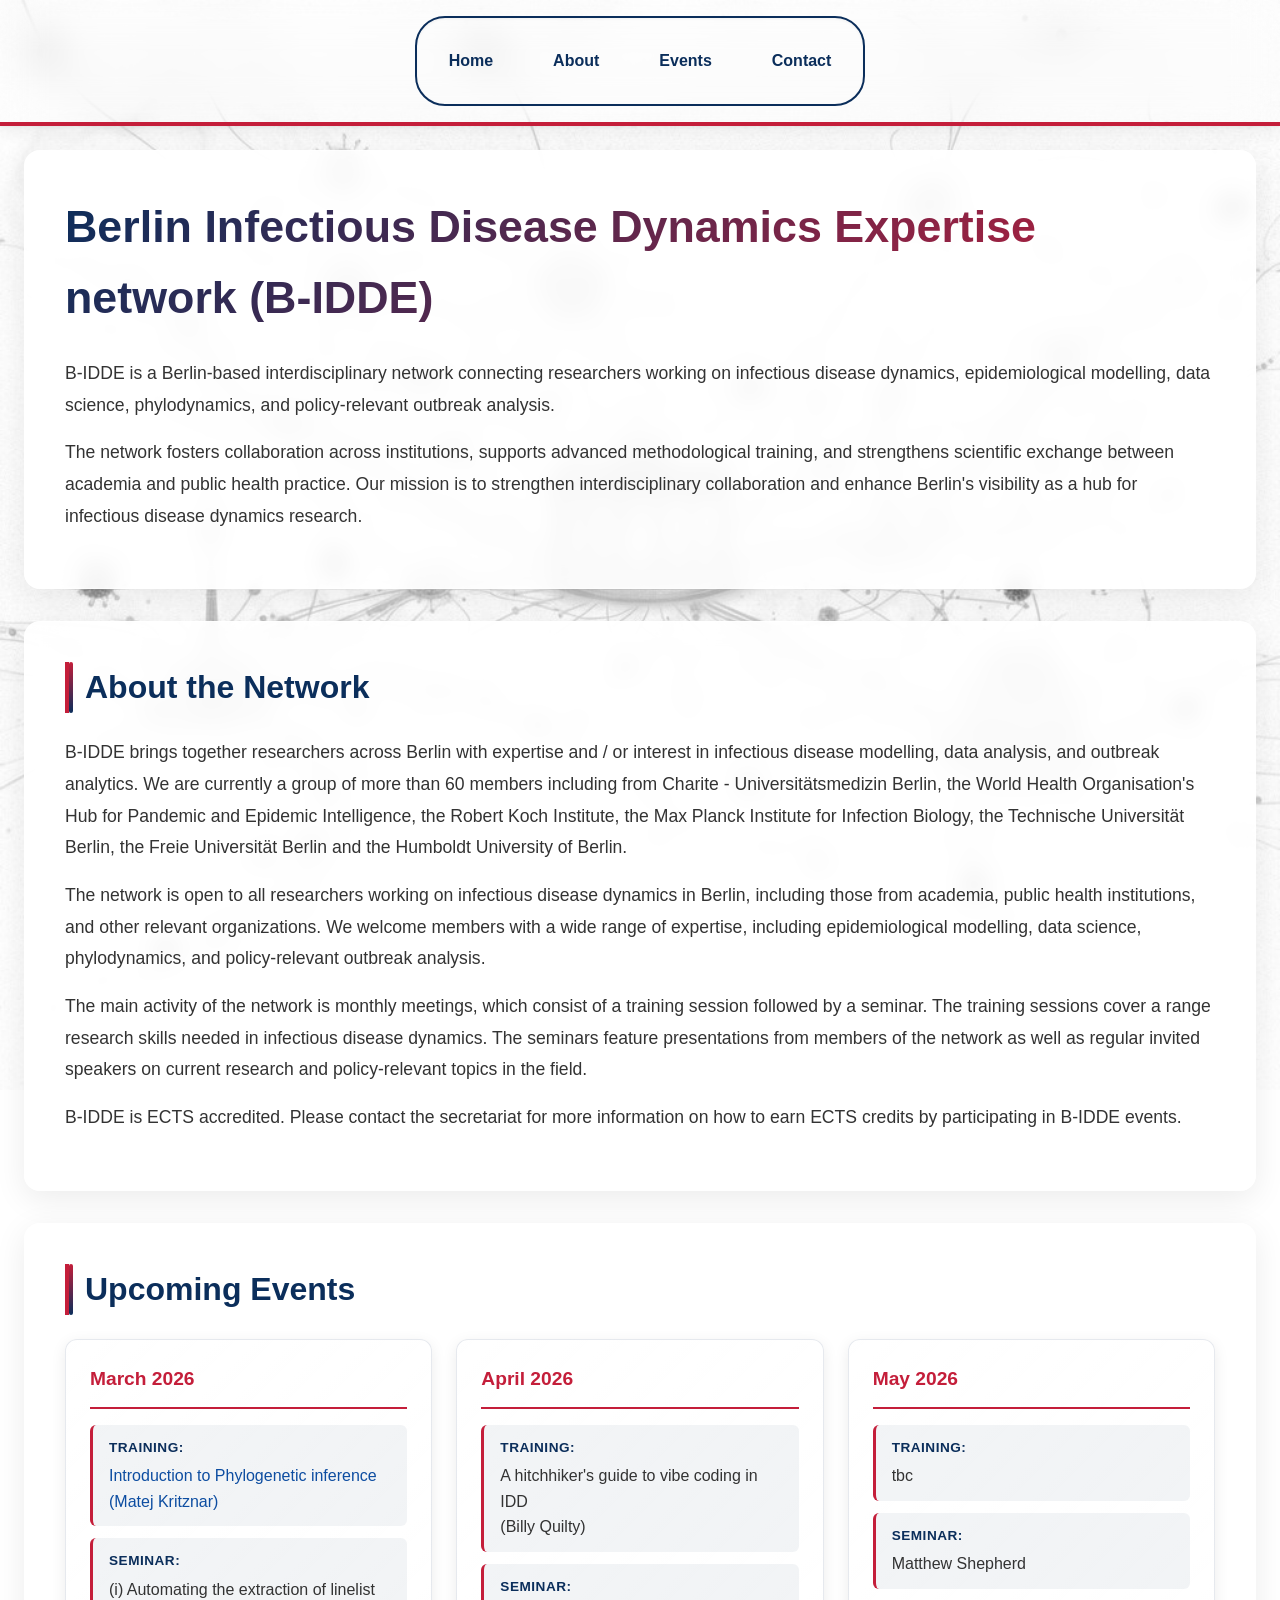
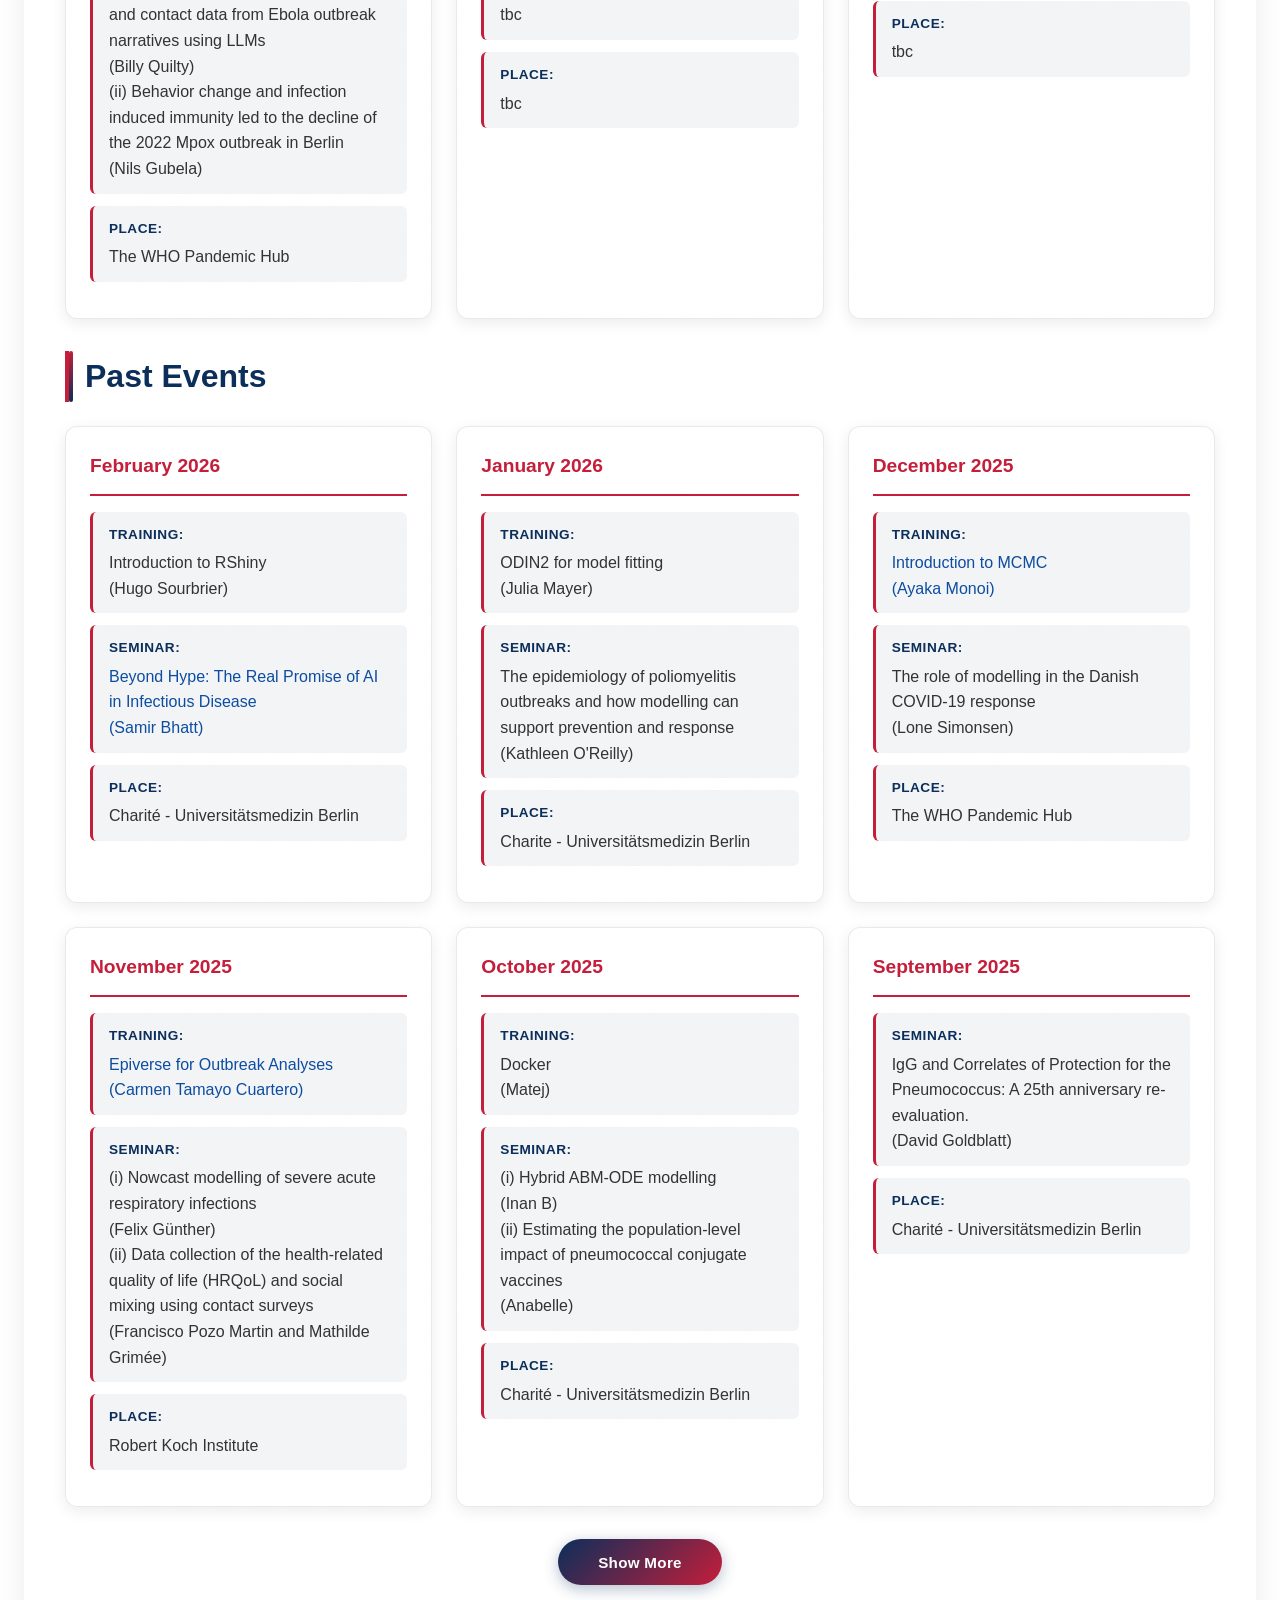
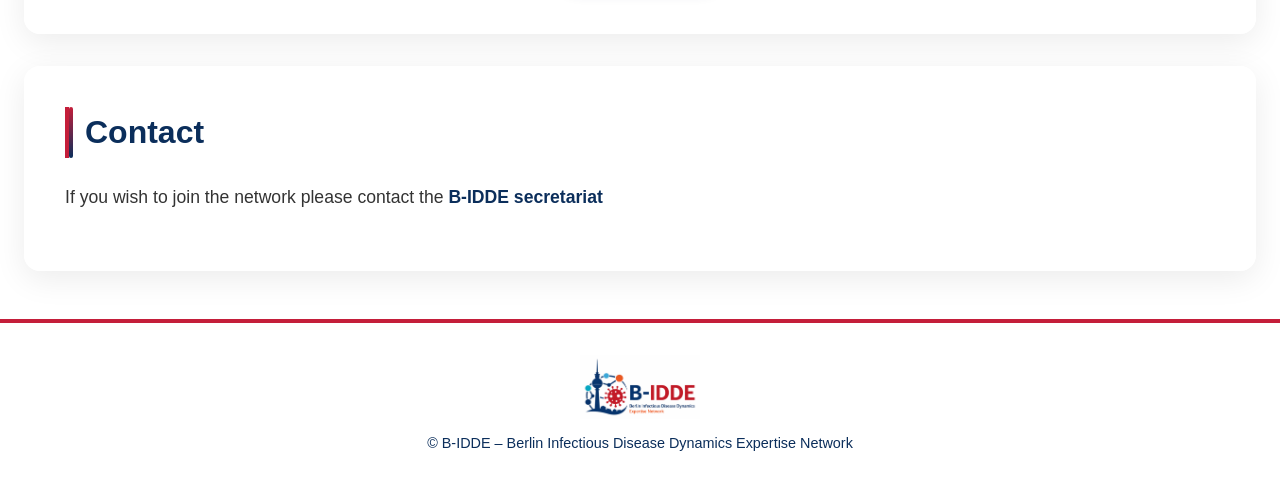
<file: index.html>
<!DOCTYPE html>
<html lang="en">

<head>
  <meta charset="UTF-8">
  <meta name="viewport" content="width=device-width, initial-scale=1.0">
  <meta name="description"
    content="B-IDDE is a Berlin-based interdisciplinary network connecting researchers working on infectious disease dynamics, epidemiological modelling, data science, and outbreak analysis.">
  <title>B-IDDE</title>
  <link rel="icon" type="image/jpeg" href="Pics/Favicon.png">
  <link rel="stylesheet" href="styles.css">
</head>

<body>
  <header>
    <nav>
      <a href="#home">Home</a>
      <a href="#about">About</a>
      <a href="#events">Events</a>
      <a href="#contact">Contact</a>
    </nav>
  </header>
  <main>

    <section id="home" class="section">
      <h1>Berlin Infectious Disease Dynamics Expertise network (B-IDDE)</h1>

      <p>
        B-IDDE is a Berlin-based interdisciplinary network connecting researchers working on infectious disease
        dynamics, epidemiological modelling, data science, phylodynamics, and policy-relevant outbreak analysis.
      </p>

      <p>
        The network fosters collaboration across institutions, supports advanced methodological training, and
        strengthens scientific exchange between academia and public health practice. Our mission is to strengthen
        interdisciplinary collaboration and enhance Berlin's visibility as a hub for infectious disease dynamics
        research.
      </p>
    </section>

    <section id="about" class="section">
      <h2>About the Network</h2>
      <p>
        B-IDDE brings together researchers across Berlin with expertise and / or interest in infectious disease
        modelling, data analysis, and outbreak analytics. We are currently a group of more than 60 members including
        from Charite - Universitätsmedizin Berlin, the World Health Organisation's Hub for Pandemic and Epidemic
        Intelligence, the Robert Koch Institute, the Max Planck Institute for Infection Biology, the Technische
        Universität Berlin, the Freie Universität Berlin and the Humboldt University of Berlin.
      </p>
      <p>
        The network is open to all researchers working on infectious disease dynamics in Berlin, including those from
        academia, public health institutions, and other relevant organizations. We welcome members with a wide range of
        expertise, including epidemiological modelling, data science, phylodynamics, and policy-relevant outbreak
        analysis.
      </p>
      <p>
        The main activity of the network is monthly meetings, which consist of a training session followed by a seminar.
        The training sessions cover a range research skills needed in infectious disease dynamics. The seminars feature
        presentations from members of the network as well as regular invited speakers on current research and
        policy-relevant topics in the field.
      </p>
      <p>
        B-IDDE is ECTS accredited. Please contact the secretariat for more information on how to earn ECTS credits by
        participating in B-IDDE events.
      </p>
    </section>

    <section id="events" class="section">
      <h2>Upcoming Events</h2>

      <div class="events-grid">

        <div class="event-card">
          <div class="event-date">March 2026</div>
          <div class="event-content">
            <a href="https://github.com/ccgh-idd/Phylogenetics-Workshop" target="_blank" rel="noopener noreferrer"
              class="event-section-link">
              <div class="event-section">
                <strong>Training:</strong>
                <p>Introduction to Phylogenetic inference <br>(Matej Kritznar)</p>
              </div>
            </a>
            <div class="event-section">
              <strong>Seminar:</strong>
              <p>(i) Automating the extraction of linelist and contact data from Ebola outbreak narratives using LLMs
                <br>(Billy Quilty)
              </p>
              <p>(ii) Behavior change and infection induced immunity led to the decline of the 2022 Mpox outbreak in
                Berlin <br>(Nils Gubela)</p>
            </div>
            <div class="event-section">
              <strong>Place:</strong>
              <p>The WHO Pandemic Hub</p>
            </div>
          </div>
        </div>

        <div class="event-card">
          <div class="event-date">April 2026</div>
          <div class="event-content">
            <div class="event-section">
              <strong>Training:</strong>
              <p>A hitchhiker's guide to vibe coding in IDD <br>(Billy Quilty)</p>
            </div>
            <div class="event-section">
              <strong>Seminar:</strong>
              <p>tbc</p>
            </div>
            <div class="event-section">
              <strong>Place:</strong>
              <p>tbc</p>
            </div>
          </div>
        </div>

        <div class="event-card">
          <div class="event-date">May 2026</div>
          <div class="event-content">
            <div class="event-section">
              <strong>Training:</strong>
              <p>tbc</p>
            </div>
            <div class="event-section">
              <strong>Seminar:</strong>
              <p>Matthew Shepherd</p>
            </div>
            <div class="event-section">
              <strong>Place:</strong>
              <p>tbc</p>
            </div>
          </div>
        </div>

      </div>

      <h2>Past Events</h2>

      <div class="events-grid">

        <div class="event-card">
          <div class="event-date">February 2026</div>
          <div class="event-content">
            <div class="event-section">
              <strong>Training:</strong>
              <p>Introduction to RShiny <br>(Hugo Sourbrier)</p>
            </div>
            <a href="https://www.nature.com/articles/s41586-024-08564-w" target="_blank" rel="noopener noreferrer"
              class="event-section-link">
              <div class="event-section">
                <strong>Seminar:</strong>
                <p>Beyond Hype: The Real Promise of AI in Infectious Disease <br>(Samir Bhatt)</p>
              </div>
            </a>
            <div class="event-section">
              <strong>Place:</strong>
              <p>Charité - Universitätsmedizin Berlin</p>
            </div>
          </div>
        </div>

        <div class="event-card">
          <div class="event-date">January 2026</div>
          <div class="event-content">
            <div class="event-section">
              <strong>Training:</strong>
              <p>ODIN2 for model fitting <br>(Julia Mayer)</p>
            </div>
            <div class="event-section">
              <strong>Seminar:</strong>
              <p>The epidemiology of poliomyelitis outbreaks and how modelling can support prevention and response <br>
                (Kathleen O'Reilly)</p>
            </div>
            <div class="event-section">
              <strong>Place:</strong>
              <p>Charite - Universitätsmedizin Berlin</p>
            </div>
          </div>
        </div>

        <div class="event-card">
          <div class="event-date">December 2025</div>
          <div class="event-content">
            <a href="https://github.com/ccgh-idd/bayesintro" target="_blank" rel="noopener noreferrer"
              class="event-section-link">
              <div class="event-section">
                <strong>Training:</strong>
                <p>Introduction to MCMC <br>(Ayaka Monoi)</p>
              </div>
            </a>
            <div class="event-section">
              <strong>Seminar:</strong>
              <p>The role of modelling in the Danish COVID-19 response <br> (Lone Simonsen)</p>
            </div>
            <div class="event-section">
              <strong>Place:</strong>
              <p>The WHO Pandemic Hub</p>
            </div>
          </div>
        </div>

        <div class="event-card">
          <div class="event-date">November 2025</div>
          <div class="event-content">
            <a href="https://epiverse-trace.github.io/learn.html" target="_blank" rel="noopener noreferrer"
              class="event-section-link">
              <div class="event-section">
                <strong>Training:</strong>
                <p>Epiverse for Outbreak Analyses <br>(Carmen Tamayo Cuartero)</p>
              </div>
            </a>
            <div class="event-section">
              <strong>Seminar:</strong>
              <p>(i) Nowcast modelling of severe acute respiratory infections <br>(Felix Günther)</p>
              <p>(ii) Data collection of the health-related quality of life (HRQoL) and social mixing using contact
                surveys <br>(Francisco Pozo Martin and Mathilde Grimée)</p>
            </div>
            <div class="event-section">
              <strong>Place:</strong>
              <p>Robert Koch Institute</p>
            </div>
          </div>
        </div>

        <div class="event-card">
          <div class="event-date">October 2025</div>
          <div class="event-content">
            <div class="event-section">
              <strong>Training:</strong>
              <p>Docker <br>(Matej)</p>
            </div>
            <div class="event-section">
              <strong>Seminar:</strong>
              <p>(i) Hybrid ABM-ODE modelling <br>(Inan B)</p>
              <p>(ii) Estimating the population-level impact of pneumococcal conjugate vaccines <br>(Anabelle)</p>
            </div>
            <div class="event-section">
              <strong>Place:</strong>
              <p>Charité - Universitätsmedizin Berlin</p>
            </div>
          </div>
        </div>

        <div class="event-card">
          <div class="event-date">September 2025</div>
          <div class="event-content">
            <div class="event-section">
              <strong>Seminar:</strong>
              <p>IgG and Correlates of Protection for the Pneumococcus: A 25th anniversary re-evaluation. <br>(David
                Goldblatt)</p>
            </div>
            <div class="event-section">
              <strong>Place:</strong>
              <p>Charité - Universitätsmedizin Berlin</p>
            </div>
          </div>
        </div>

        <div class="event-card older-event hidden">
          <div class="event-date">July 2025</div>
          <div class="event-content">
            <div class="event-section">
              <strong>Seminar:</strong>
              <p>(i) Reconstructing in-host kinetics in response to (COVID) vaccination <br>(David H)</p>
              <p>(ii) Who infects infants with Pertussis, a transfer entropy approach. <br>(Michael B)</p>
            </div>
          </div>
        </div>

        <div class="event-card older-event hidden">
          <div class="event-date">June 2025</div>
          <div class="event-content">
            <div class="event-section">
              <strong>Seminar:</strong>
              <p>Immune boosting and the perils of interpreting pertussis seroprevalence studies <br>(Matthieu)</p>
            </div>
          </div>
        </div>

        <div class="event-card older-event hidden">
          <div class="event-date">April 2025</div>
          <div class="event-content">
            <div class="event-section">
              <strong>Other:</strong>
              <p>MONID conference<br>ODIN training</p>
            </div>
            <div class="event-section">
              <strong>Seminar:</strong>
              <p>(i) optimal RSV vaccination strategies in Japan <br>(Ayaka Monoi)</p>
              <p>(ii) EPI -parameter community and our grEPI project <br>(Chloe Rice)</p>
            </div>
            <div class="event-section">
              <strong>Place:</strong>
              <p>WHO Hub</p>
            </div>
          </div>
        </div>

        <div class="event-card older-event hidden">
          <div class="event-date">February 2025</div>
          <div class="event-content">
            <div class="event-section">
              <strong>Topic:</strong>
              <p>using LLMs in research</p>
            </div>
            <div class="event-section">
              <strong>Seminar:</strong>
              <p>(i) accessing models via APIs in R, python, or through specialised LLM GUIs <br>(Billy)</p>
              <p>(ii) using github copilot for RStudio <br>(Stefan)</p>
              <p>(iii) DeepSeek und a workflow example <br>(Kaige)</p>
            </div>
          </div>
        </div>
        <div class="event-card older-event hidden">
          <div class="event-date">December 2024</div>
          <div class="event-content">
            <div class="event-section">
              <strong>Seminar:</strong>
              <p>Charite on outbreaks response <br>(Billy and Hugo)</p>
            </div>
          </div>
        </div>

        <div class="event-card older-event hidden">
          <div class="event-date">November 2024</div>
          <div class="event-content">
            <div class="event-section">
              <strong>Seminar:</strong>
              <p>(i) Malaria modelling needs/ideas <br>(Welmoed)</p>
              <p>(ii) Arbovirus modelling overview <br>(Carlos & Anna)</p>
            </div>
          </div>
        </div>

        <div class="event-card older-event hidden">
          <div class="event-date">October 2024</div>
          <div class="event-content">
            <div class="event-section">
              <strong>Seminar:</strong>
              <p>Inaugural to discuss format</p>
            </div>
          </div>
        </div>
      </div>

      <div class="show-more-btn-container">
        <button id="show-more-past-events" class="show-more-btn">Show More</button>
      </div>

    </section>

    <section id="contact" class="section">
      <h2>Contact</h2>
      <p>If you wish to join the network please contact the <a href="mailto:stefan.flasche@charite.de">B-IDDE
          secretariat</a></p>
    </section>

  </main>
  <footer>
    <div class="footer-logo-wrap">
      <img src="Pics/logo.png" alt="B-IDDE logo" class="footer-logo">
    </div>
    <div>© B-IDDE – Berlin Infectious Disease Dynamics Expertise Network</div>
  </footer>

  <script>
    document.addEventListener("DOMContentLoaded", function () {
      const showMoreBtn = document.getElementById("show-more-past-events");
      const olderEvents = document.querySelectorAll(".older-event");

      if (showMoreBtn) {
        showMoreBtn.addEventListener("click", function () {
          const isHidden = olderEvents[0].classList.contains("hidden");

          if (isHidden) {
            olderEvents.forEach(event => event.classList.remove("hidden"));
            showMoreBtn.innerText = "Show Less";
          } else {
            olderEvents.forEach(event => event.classList.add("hidden"));
            showMoreBtn.innerText = "Show More";
          }
        });
      }
    });
  </script>
</body>

</html>
</file>
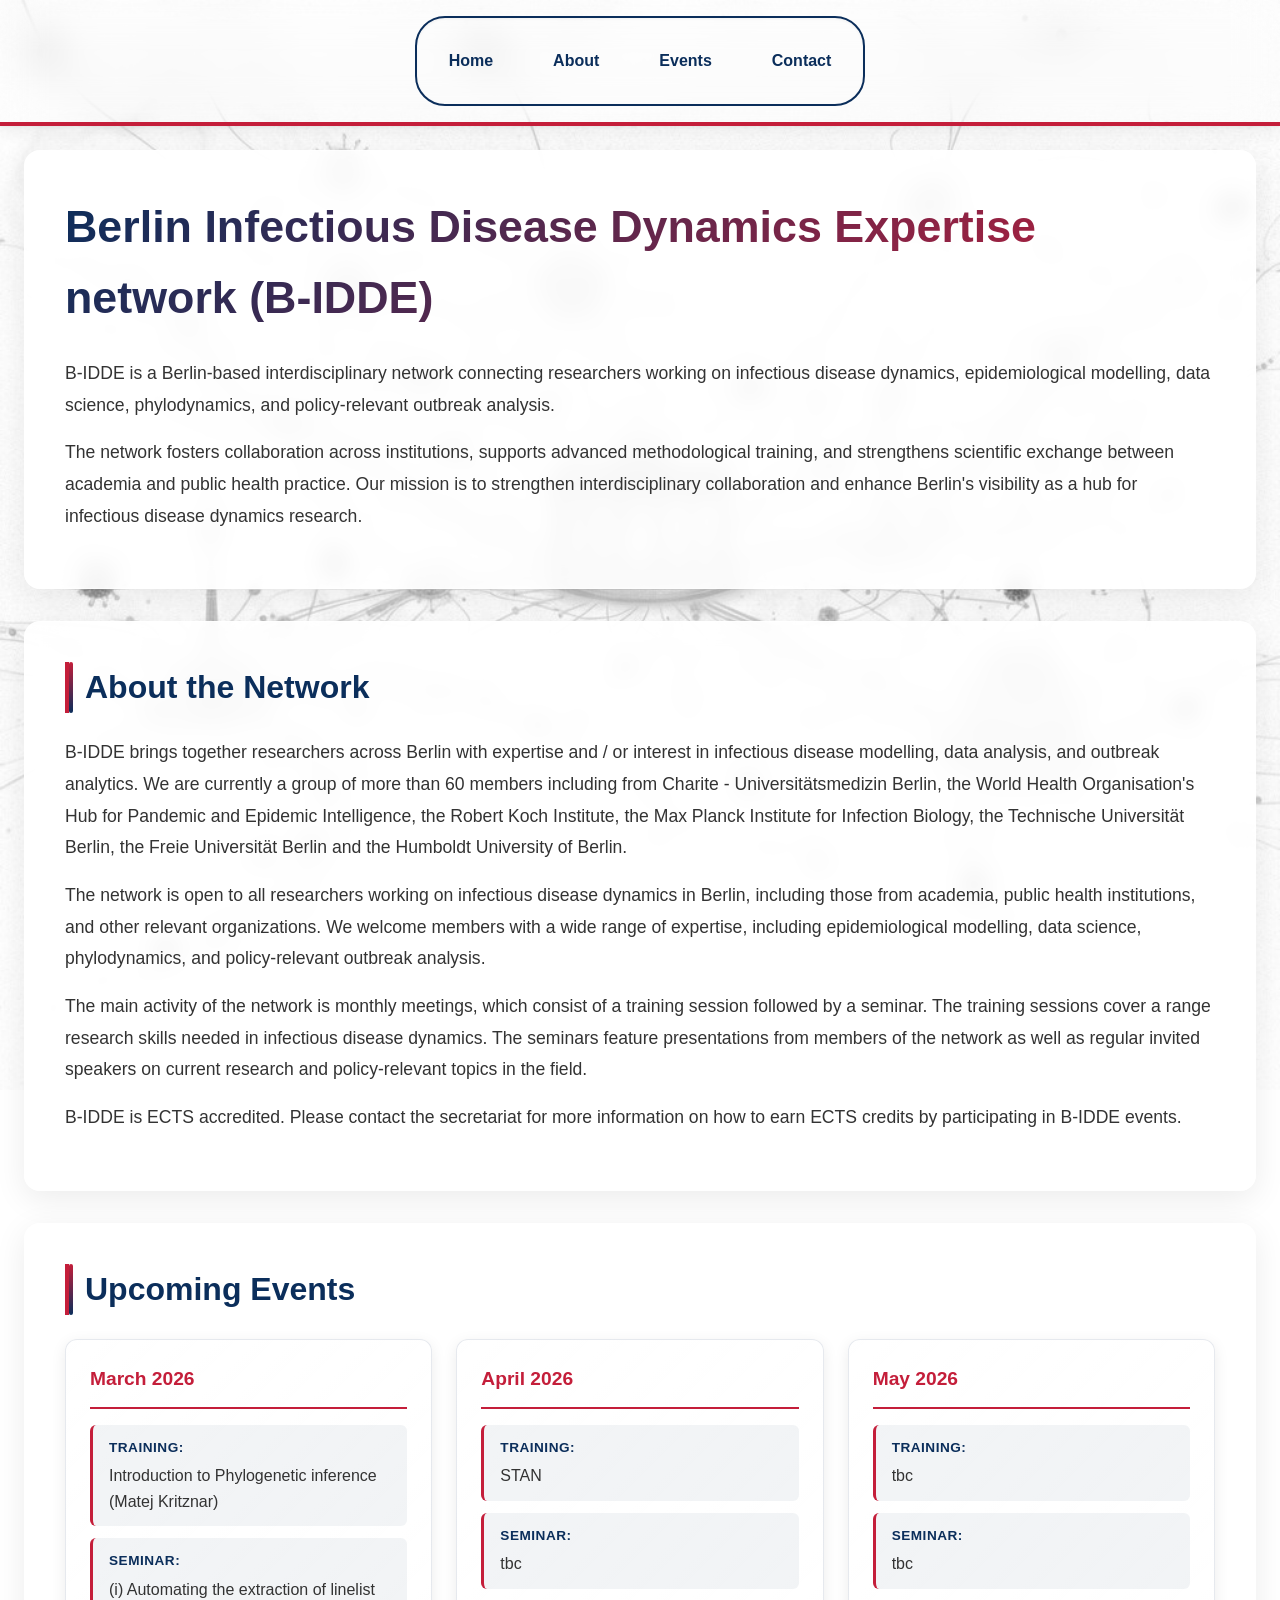
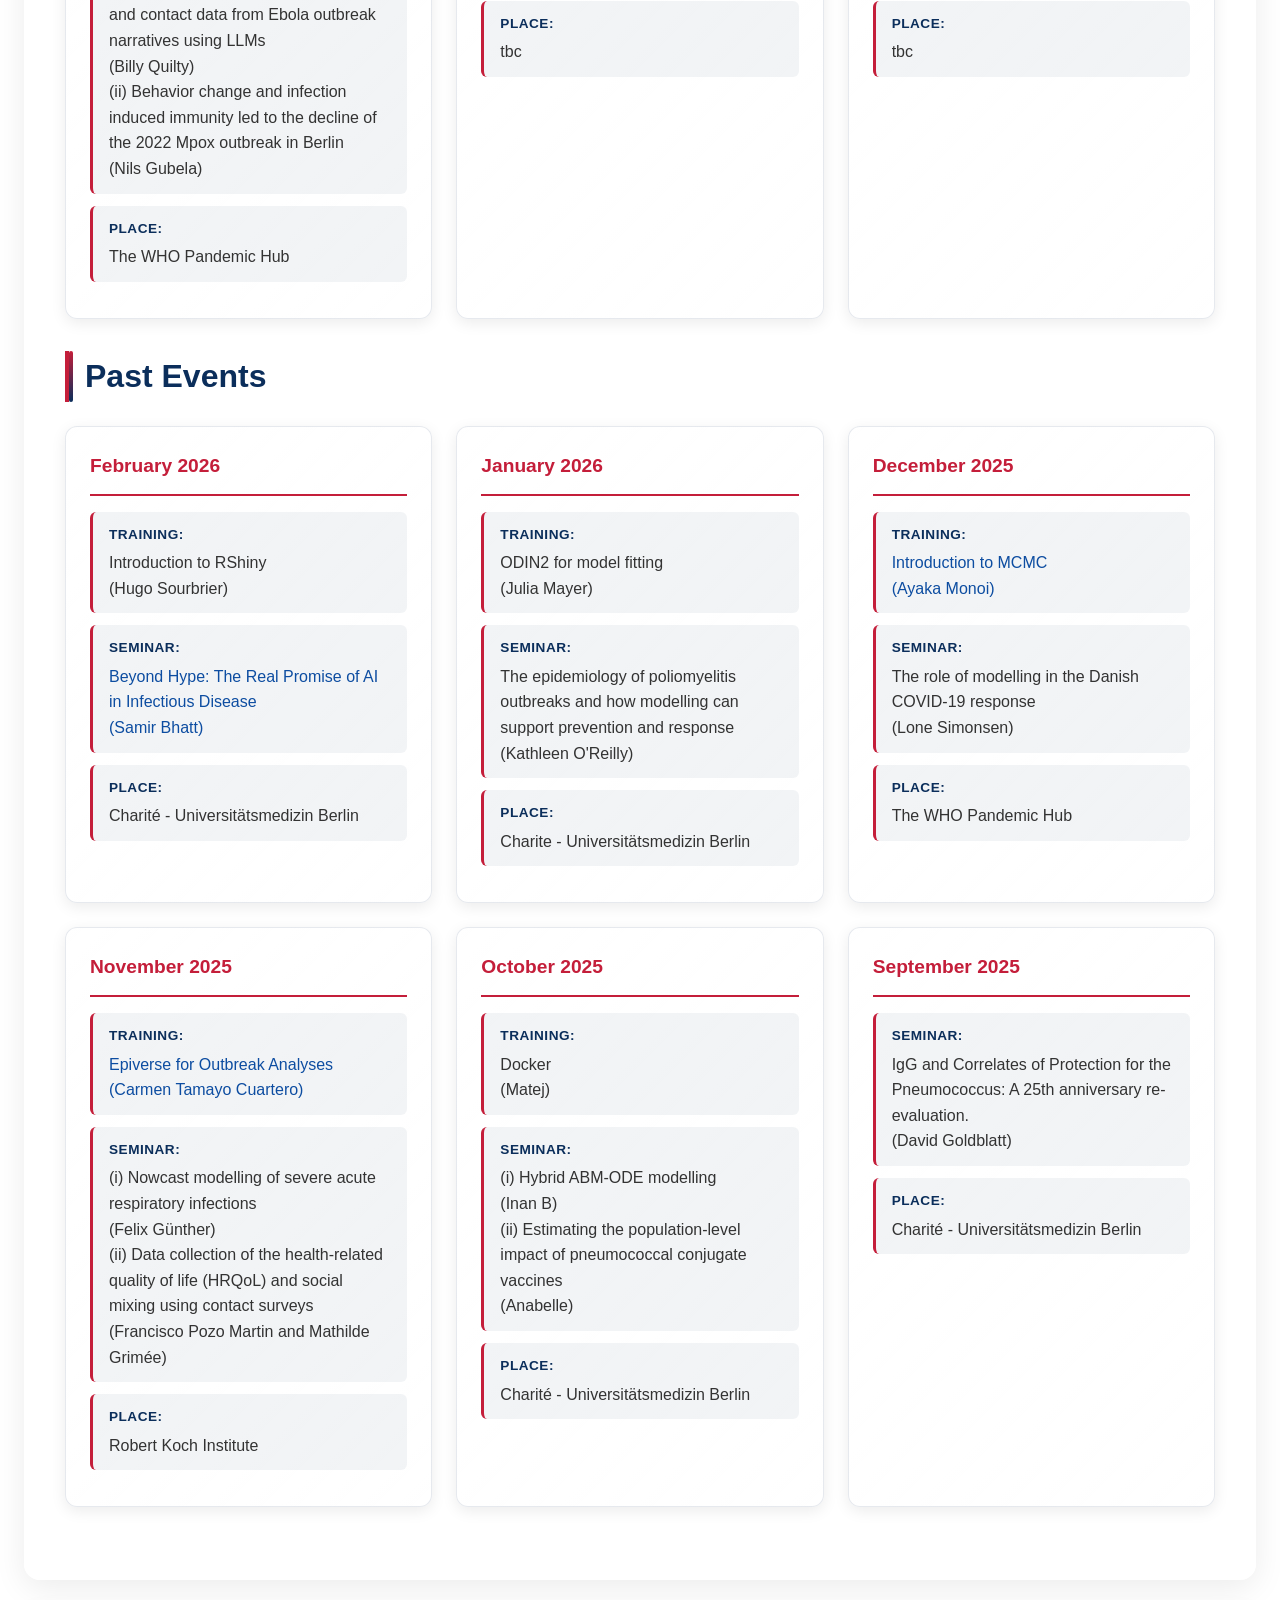
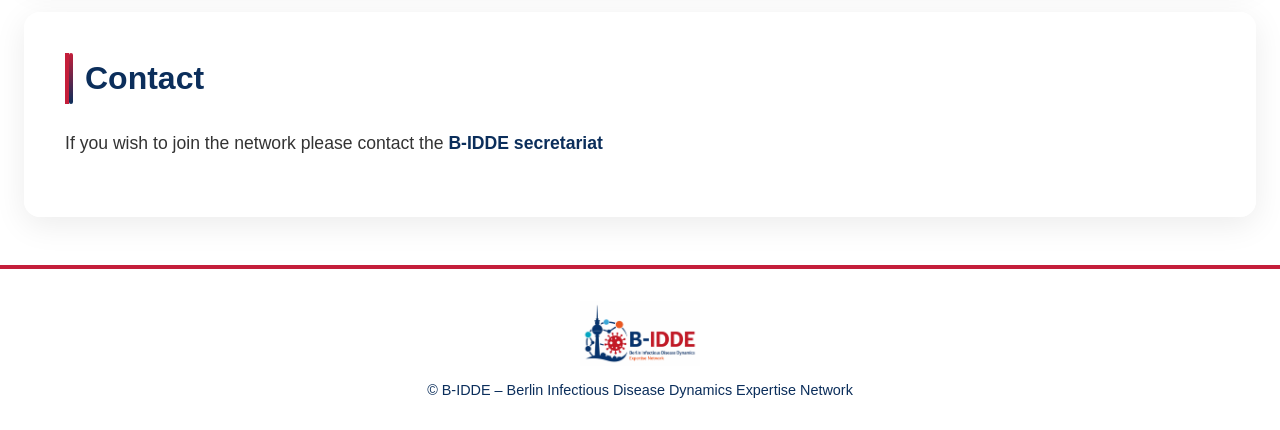
<file: BIDDE.html>
<!DOCTYPE html>
<html lang="en">

<head>
  <meta charset="UTF-8">
  <title>B-IDDE</title>
  <link rel="icon" type="image/jpeg" href="Pics/Favicon.jpg">
  <link rel="stylesheet" href="styles.css">
</head>

<body>
  <header>
    <nav>
      <a href="#home">Home</a>
      <a href="#about">About</a>
      <a href="#events">Events</a>
      <a href="#contact">Contact</a>
    </nav>
  </header>
  <main>

    <section id="home" class="section">
      <h1>Berlin Infectious Disease Dynamics Expertise network (B-IDDE)</h1>

      <p>
        B-IDDE is a Berlin-based interdisciplinary network connecting researchers working on infectious disease
        dynamics, epidemiological modelling, data science, phylodynamics, and policy-relevant outbreak analysis.
      </p>

      <p>
        The network fosters collaboration across institutions, supports advanced methodological training, and
        strengthens scientific exchange between academia and public health practice. Our mission is to strengthen
        interdisciplinary collaboration and enhance Berlin's visibility as a hub for infectious disease dynamics
        research.
      </p>
    </section>

    <section id="about" class="section">
      <h2>About the Network</h2>
      <p>
        B-IDDE brings together researchers across Berlin with expertise and / or interest in infectious disease
        modelling, data analysis, and outbreak analytics. We are currently a group of more than 60 members including
        from Charite - Universitätsmedizin Berlin, the World Health Organisation's Hub for Pandemic and Epidemic
        Intelligence, the Robert Koch Institute, the Max Planck Institute for Infection Biology, the Technische
        Universität Berlin, the Freie Universität Berlin and the Humboldt University of Berlin.
      </p>
      <p>
        The network is open to all researchers working on infectious disease dynamics in Berlin, including those from
        academia, public health institutions, and other relevant organizations. We welcome members with a wide range of
        expertise, including epidemiological modelling, data science, phylodynamics, and policy-relevant outbreak
        analysis.
      </p>
      <p>
        The main activity of the network is monthly meetings, which consist of a training session followed by a seminar.
        The training sessions cover a range research skills needed in infectious disease dynamics. The seminars feature
        presentations from members of the network as well as regular invited speakers on current research and
        policy-relevant topics in the field.
      </p>
      <p>
        B-IDDE is ECTS accredited. Please contact the secretariat for more information on how to earn ECTS credits by
        participating in B-IDDE events.
      </p>
    </section>

    <section id="events" class="section">
      <h2>Upcoming Events</h2>

      <div class="events-grid">

        <div class="event-card">
          <div class="event-date">March 2026</div>
          <div class="event-content">
            <div class="event-section">
              <strong>Training:</strong>
              <p>Introduction to Phylogenetic inference <br>(Matej Kritznar)</p>
            </div>
            <div class="event-section">
              <strong>Seminar:</strong>
              <p>(i) Automating the extraction of linelist and contact data from Ebola outbreak narratives using LLMs
                <br>(Billy Quilty)</p>
              <p>(ii) Behavior change and infection induced immunity led to the decline of the 2022 Mpox outbreak in
                Berlin <br>(Nils Gubela)</p>
            </div>
            <div class="event-section">
              <strong>Place:</strong>
              <p>The WHO Pandemic Hub</p>
            </div>
          </div>
        </div>

        <div class="event-card">
          <div class="event-date">April 2026</div>
          <div class="event-content">
            <div class="event-section">
              <strong>Training:</strong>
              <p>STAN</p>
            </div>
            <div class="event-section">
              <strong>Seminar:</strong>
              <p>tbc</p>
            </div>
            <div class="event-section">
              <strong>Place:</strong>
              <p>tbc</p>
            </div>
          </div>
        </div>

        <div class="event-card">
          <div class="event-date">May 2026</div>
          <div class="event-content">
            <div class="event-section">
              <strong>Training:</strong>
              <p>tbc</p>
            </div>
            <div class="event-section">
              <strong>Seminar:</strong>
              <p>tbc</p>
            </div>
            <div class="event-section">
              <strong>Place:</strong>
              <p>tbc</p>
            </div>
          </div>
        </div>

      </div>

      <h2>Past Events</h2>

      <div class="events-grid">

        <div class="event-card">
          <div class="event-date">February 2026</div>
          <div class="event-content">
            <div class="event-section">
              <strong>Training:</strong>
              <p>Introduction to RShiny <br>(Hugo Sourbrier)</p>
            </div>
            <a href="https://www.nature.com/articles/s41586-024-08564-w" class="event-section-link">
              <div class="event-section">
                <strong>Seminar:</strong>
                <p>Beyond Hype: The Real Promise of AI in Infectious Disease <br>(Samir Bhatt)</p>
              </div>
            </a>
            <div class="event-section">
              <strong>Place:</strong>
              <p>Charité - Universitätsmedizin Berlin</p>
            </div>
          </div>
        </div>

        <div class="event-card">
          <div class="event-date">January 2026</div>
          <div class="event-content">
            <div class="event-section">
              <strong>Training:</strong>
              <p>ODIN2 for model fitting <br>(Julia Mayer)</p>
            </div>
            <div class="event-section">
              <strong>Seminar:</strong>
              <p>The epidemiology of poliomyelitis outbreaks and how modelling can support prevention and response <br>
                (Kathleen O'Reilly)</p>
            </div>
            <div class="event-section">
              <strong>Place:</strong>
              <p>Charite - Universitätsmedizin Berlin</p>
            </div>
          </div>
        </div>

        <div class="event-card">
          <div class="event-date">December 2025</div>
          <div class="event-content">
            <a href="https://github.com/ccgh-idd/bayesintro" class="event-section-link">
              <div class="event-section">
                <strong>Training:</strong>
                <p>Introduction to MCMC <br>(Ayaka Monoi)</p>
              </div>
            </a>
            <div class="event-section">
              <strong>Seminar:</strong>
              <p>The role of modelling in the Danish COVID-19 response <br> (Lone Simonsen)</p>
            </div>
            <div class="event-section">
              <strong>Place:</strong>
              <p>The WHO Pandemic Hub</p>
            </div>
          </div>
        </div>

        <div class="event-card">
          <div class="event-date">November 2025</div>
          <div class="event-content">
            <a href="https://epiverse-trace.github.io/learn.html" class="event-section-link">
              <div class="event-section">
                <strong>Training:</strong>
                <p>Epiverse for Outbreak Analyses <br>(Carmen Tamayo Cuartero)</p>
              </div>
            </a>
            <div class="event-section">
              <strong>Seminar:</strong>
              <p>(i) Nowcast modelling of severe acute respiratory infections <br>(Felix Günther)</p>
              <p>(ii) Data collection of the health-related quality of life (HRQoL) and social mixing using contact
                surveys <br>(Francisco Pozo Martin and Mathilde Grimée)</p>
            </div>
            <div class="event-section">
              <strong>Place:</strong>
              <p>Robert Koch Institute</p>
            </div>
          </div>
        </div>

        <div class="event-card">
          <div class="event-date">October 2025</div>
          <div class="event-content">
            <div class="event-section">
              <strong>Training:</strong>
              <p>Docker <br>(Matej)</p>
            </div>
            <div class="event-section">
              <strong>Seminar:</strong>
              <p>(i) Hybrid ABM-ODE modelling <br>(Inan B)</p>
              <p>(ii) Estimating the population-level impact of pneumococcal conjugate vaccines <br>(Anabelle)</p>
            </div>
            <div class="event-section">
              <strong>Place:</strong>
              <p>Charité - Universitätsmedizin Berlin</p>
            </div>
          </div>
        </div>

        <div class="event-card">
          <div class="event-date">September 2025</div>
          <div class="event-content">
            <div class="event-section">
              <strong>Seminar:</strong>
              <p>IgG and Correlates of Protection for the Pneumococcus: A 25th anniversary re-evaluation. <br>(David
                Goldblatt)</p>
            </div>
            <div class="event-section">
              <strong>Place:</strong>
              <p>Charité - Universitätsmedizin Berlin</p>
            </div>
          </div>
        </div>
      </div>
    </section>

    <section id="contact" class="section">
      <h2>Contact</h2>
      <p>If you wish to join the network please contact the <a href="mailto:stefan.flasche@charite.de">B-IDDE
          secretariat</a></p>
    </section>

  </main>
  <footer>
    <div class="footer-logo-wrap">
      <img src="Pics/logo.png" alt="B-IDDE logo" class="footer-logo">
    </div>
    <div>© B-IDDE – Berlin Infectious Disease Dynamics Expertise Network</div>
  </footer>
</body>

</html>
</file>
<file: styles.css>
html {
  scroll-behavior: smooth;
}

body {
  font-family: 'Segoe UI', Roboto, 'Helvetica Neue', Arial, sans-serif;
  margin: 0;
  color: #1a1a1aa8;
  background: url('Pics/Background_bw.jpg') no-repeat center center fixed;
  -webkit-background-size: cover;
  -moz-background-size: cover;
  -o-background-size: cover;
  background-size: cover;
}

header {
  -webkit-backdrop-filter: blur(20px);
  backdrop-filter: blur(20px);
  box-shadow: 0 4px 20px rgba(0, 0, 0, 0.08), 0 1px 3px rgba(0, 0, 0, 0.05);
  padding: 1rem 2rem;
  display: flex;
  align-items: center;
  justify-content: center;
  position: sticky;
  top: 0;
  z-index: 100;
  border-bottom: 4px solid #C41E3A;
  transition: all 0.3s ease;
}

header.scrolled {
  padding: 0.5rem 1rem;
  background: #0B2E5BBF;
}

header.scrolled nav {
  position: fixed;
  right: 2rem;
  top: 2rem;
  gap: 0.5rem;
  flex-direction: column;
  width: auto;
  background: transparent;
  padding: 0.75rem;
  border-radius: 12px;
  box-shadow: none;
}

header.scrolled nav a {
  padding: 0.75rem 1.5rem;
  font-size: 0.9rem;
  white-space: nowrap;
  background: white;
  color: #0B2E5B;
  border-radius: 8px;
  box-shadow: 0 4px 12px rgba(0, 0, 0, 0.1);
  transition: all 0.3s cubic-bezier(0.4, 0, 0.2, 1);
}

header.scrolled nav a::before {
  display: none;
}

header.scrolled nav a:hover {
  background: linear-gradient(135deg, #0B2E5B 0%, #C41E3A 100%);
  color: white;
  transform: translateY(-2px);
  box-shadow: 0 6px 16px rgba(0, 0, 0, 0.15);
}

header img {
  position: absolute;
  left: 2rem;
  max-width: 160px;
  height: auto;
  filter: drop-shadow(0 2px 4px rgba(0, 0, 0, 0.05));
  transition: transform 0.3s ease;
}

header.scrolled img {
  display: none;
}

header img:hover {
  transform: scale(1.05);
}

nav {
  display: flex;
  justify-content: center;
  gap: 0.75rem;
  flex-wrap: wrap;
  padding: 0.5rem;
  border-radius: 30px;
  max-width: fit-content;
  box-shadow: inset 0 1px 3px rgba(0, 0, 0, 0.05);
  -webkit-backdrop-filter: blur(10px);
  backdrop-filter: blur(10px);
  border: 2px solid #0B2E5B;
}

nav a {
  padding: 0.8rem 1.5rem;
  min-height: 44px;
  min-width: 44px;
  display: flex;
  align-items: center;
  justify-content: center;
  text-decoration: none;
  font-weight: 600;
  color: #0B2E5B;
  border-radius: 25px;
  border-color: 2px solid #0B2E5B;
  transition: all 0.3s cubic-bezier(0.4, 0, 0.2, 1);
  font-size: 1rem;
  position: relative;
}

nav a::before {
  content: '';
  position: absolute;
  inset: 0;
  background: linear-gradient(135deg, #0B2E5B 0%, #C41E3A 100%);
  border-radius: 25px;
  opacity: 0;
  transition: opacity 0.3s cubic-bezier(0.4, 0, 0.2, 1);
  z-index: -1;
}

nav a:hover::before {
  opacity: 1;
}

nav a:hover {
  color: white;
  transform: translateY(-2px);
  box-shadow: 0 4px 12px rgba(11, 46, 91, 0.3);
}

nav a:active {
  transform: translateY(0);
}

main {
  max-width: 1300px;
  margin: 1.5rem auto;
  padding: 0 1.5rem;
  line-height: 1.6;
}

.section {
  background: rgba(255, 255, 255, 0.92);
  -webkit-backdrop-filter: blur(10px);
  backdrop-filter: blur(10px);
  border-radius: 16px;
  padding: 2.5rem;
  margin-bottom: 2rem;
  box-shadow: 0 8px 32px rgba(0, 0, 0, 0.08);
  border: 1px solid rgba(255, 255, 255, 0.5);
  transition: all 0.3s ease;
}

.section:hover {
  box-shadow: 0 12px 40px rgba(0, 0, 0, 0.12);
  transform: translateY(-2px);
}

.section h1 {
  color: #0B2E5B;
  font-size: 2.8rem;
  margin-top: 0;
  margin-bottom: 1.5rem;
  font-weight: 700;
  background: linear-gradient(135deg, #0B2E5B 0%, #C41E3A 100%);
  -webkit-background-clip: text;
  -webkit-text-fill-color: transparent;
  background-clip: text;
}

.section h2 {
  color: #0B2E5B;
  font-size: 2rem;
  margin-top: 0;
  margin-bottom: 1.5rem;
  font-weight: 700;
  border-left: 4px solid #C41E3A;
  padding-left: 1rem;
  position: relative;
}

.section h2::before {
  content: '';
  position: absolute;
  left: 0;
  top: 0;
  bottom: 0;
  width: 4px;
  background: linear-gradient(180deg, #C41E3A 0%, #0B2E5B 100%);
  border-radius: 2px;
}

.section p {
  margin: 1rem 0;
  color: #333;
  font-size: 1.1rem;
  line-height: 1.8;
}

.section a {
  color: #0B2E5B;
  text-decoration: none;
  font-weight: 600;
  transition: all 0.3s ease;
}

.section a:hover {
  color: #C41E3A;
}

footer {
  -webkit-backdrop-filter: blur(10px);
  backdrop-filter: blur(10px);
  padding: 2rem 1rem;
  text-align: center;
  font-size: 0.9rem;
  margin-top: 3rem;
  border-top: 4px solid #C41E3A;
}

.footer-logo-wrap {
  margin-bottom: 1rem;
}

.footer-logo {
  max-width: 120px;
  height: auto;
  display: block;
  margin: 0 auto 0.5rem;
  filter: drop-shadow(0 2px 4px rgba(255, 255, 255, 0.3));
}

footer div {
  color: #0B2E5B;
}

/* Events Grid Layout */
.events-grid {
  display: grid;
  grid-template-columns: repeat(auto-fit, minmax(300px, 1fr));
  gap: 1.5rem;
  margin-bottom: 2rem;
}

.event-card {
  background: linear-gradient(135deg, rgba(255, 255, 255, 0.95) 0%, rgba(255, 255, 255, 0.85) 100%);
  -webkit-backdrop-filter: blur(10px);
  backdrop-filter: blur(10px);
  border: 1px solid rgba(11, 46, 91, 0.1);
  border-radius: 12px;
  padding: 1.5rem;
  transition: all 0.3s cubic-bezier(0.4, 0, 0.2, 1);
  box-shadow: 0 4px 15px rgba(0, 0, 0, 0.08);
  position: relative;
  overflow: hidden;
}

.event-card::before {
  content: '';
  position: absolute;
  top: 0;
  left: 0;
  right: 0;
  height: 3px;
  background: linear-gradient(90deg, #0B2E5B 0%, #C41E3A 100%);
  transform: scaleX(0);
  transform-origin: left;
  transition: transform 0.3s ease;
}

.event-card:hover::before {
  transform: scaleX(1);
}

.event-card:hover {
  transform: translateY(-8px);
  box-shadow: 0 12px 30px rgba(11, 46, 91, 0.2);
  border-color: #C41E3A;
}

.event-date {
  font-weight: 700;
  font-size: 1.2rem;
  color: #C41E3A;
  margin-bottom: 1rem;
  padding-bottom: 0.75rem;
  border-bottom: 2px solid #C41E3A;
}

.event-content p {
  margin: 0.75rem 0;
  font-size: 1rem;
  line-height: 1.6;
  color: #333;
}

.event-section {
  background: rgba(11, 46, 91, 0.05);
  border-left: 3px solid #C41E3A;
  padding: 0.75rem 1rem;
  margin: 0.75rem 0;
  border-radius: 6px;
  transition: all 0.3s ease;
}

.event-section:hover {
  background: rgba(11, 46, 91, 0.08);
  border-left-color: #0B2E5B;
}

.event-section strong {
  color: #0B2E5B;
  display: block;
  font-size: 0.85rem;
  text-transform: uppercase;
  letter-spacing: 0.5px;
  margin-bottom: 0.3rem;
}

.event-section p {
  margin: 0;
  color: #333;
}

.event-section-link {
  text-decoration: none;
  display: block;
  cursor: pointer;
  border: none;
}

.event-section-link .event-section {
  cursor: pointer;
  transition: all 0.3s ease;
}

.event-section-link .event-section:hover {
  transform: translateX(4px);
  background: rgba(4, 98, 221, 0.18);
}

.event-section-link .event-section p {
  font-weight: normal;
  color: #0d4da1;
}

.event-content strong {
  color: #0B2E5B;
  font-weight: 600;
}

/* CTA Button */
.cta-button {
  display: inline-block;
  padding: 0.9rem 2.2rem;
  background: linear-gradient(135deg, #0B2E5B 0%, #C41E3A 100%);
  color: white;
  text-decoration: none;
  border-radius: 30px;
  font-weight: 700;
  transition: all 0.3s cubic-bezier(0.4, 0, 0.2, 1);
  box-shadow: 0 4px 15px rgba(11, 46, 91, 0.3);
  border: none;
  cursor: pointer;
  margin-top: 1rem;
}

.cta-button:hover {
  transform: translateY(-3px);
  box-shadow: 0 8px 25px rgba(196, 30, 58, 0.4);
}

.cta-button:active {
  transform: translateY(-1px);
}

.hidden {
  display: none !important;
}

.older-event {
  animation: fadeInUp 0.4s ease forwards;
}

@keyframes fadeInUp {
  from {
    opacity: 0;
    transform: translateY(12px);
  }

  to {
    opacity: 1;
    transform: translateY(0);
  }
}

.show-more-btn-container {
  display: flex;
  justify-content: center;
  margin-top: 1.5rem;
  margin-bottom: 0.5rem;
}

.show-more-btn {
  display: inline-block;
  padding: 0.9rem 2.5rem;
  background: linear-gradient(135deg, #0B2E5B 0%, #C41E3A 100%);
  color: white;
  border: none;
  border-radius: 30px;
  font-weight: 700;
  font-size: 0.95rem;
  font-family: inherit;
  cursor: pointer;
  transition: all 0.3s cubic-bezier(0.4, 0, 0.2, 1);
  box-shadow: 0 4px 15px rgba(11, 46, 91, 0.3);
  letter-spacing: 0.3px;
}

.show-more-btn:hover {
  transform: translateY(-3px);
  box-shadow: 0 8px 25px rgba(196, 30, 58, 0.4);
}

.show-more-btn:active {
  transform: translateY(-1px);
}

/* Responsive Design */
@media (max-width: 768px) {
  html {
    font-size: 15px;
  }

  body {
    font-size: 15px;
  }

  main {
    margin: 1rem auto;
    padding: 0 1rem;
  }

  .section {
    padding: 1.5rem;
    margin-bottom: 1.5rem;
    border-radius: 12px;
  }

  .section h1 {
    font-size: 2rem;
    margin-bottom: 1rem;
  }

  .section h2 {
    font-size: 1.5rem;
    margin-bottom: 1rem;
    padding-left: 0.75rem;
  }

  .section p {
    font-size: 1rem;
    line-height: 1.7;
    margin: 0.75rem 0;
  }

  .events-grid {
    grid-template-columns: 1fr;
    gap: 1rem;
  }

  .event-card {
    padding: 1rem;
  }

  .event-date {
    font-size: 1.05rem;
    margin-bottom: 0.75rem;
  }

  .event-content p {
    font-size: 0.95rem;
    margin: 0.5rem 0;
  }

  .event-section {
    padding: 0.6rem 0.75rem;
    margin: 0.5rem 0;
  }

  .event-section strong {
    font-size: 0.8rem;
  }

  header {
    padding: 1rem;
  }

  header img {
    max-width: 100px;
    left: 1rem;
  }

  nav {
    gap: 0.4rem;
    padding: 0.4rem;
  }

  nav a {
    padding: 0.8rem 1rem;
    font-size: 0.9rem;
    min-height: 44px;
    min-width: 44px;
    display: flex;
    align-items: center;
    justify-content: center;
  }

  .footer-logo {
    max-width: 100px;
  }

  footer {
    padding: 1.5rem 1rem;
    font-size: 0.85rem;
  }

  .institutions-logos {
    gap: 15px;
  }

  .institution-logo {
    height: 50px;
  }

  header.scrolled nav {
    position: fixed;
    top: 60px;
    left: 1rem;
    right: 1rem;
    width: calc(100% - 2rem);
    background: white;
    padding: 1rem;
    box-shadow: 0 10px 25px rgba(0, 0, 0, 0.1);
    z-index: 99;
  }

  header.scrolled nav a {
    padding: 1rem;
    text-align: center;
    width: 100%;
    box-sizing: border-box;
  }
}

/* Extra small devices (iPhone sizes) */
@media (max-width: 480px) {
  html {
    font-size: 14px;
  }

  main {
    margin: 0.75rem auto;
    padding: 0 0.75rem;
  }

  .section {
    padding: 1.25rem;
    margin-bottom: 1.25rem;
  }

  .section h1 {
    font-size: 1.7rem;
    margin-bottom: 0.75rem;
  }

  .section h2 {
    font-size: 1.3rem;
    margin-bottom: 0.75rem;
  }

  .section p {
    font-size: 1rem;
    line-height: 1.6;
    margin: 0.5rem 0;
  }

  .events-grid {
    gap: 0.75rem;
  }

  .event-card {
    padding: 0.9rem;
  }

  .event-date {
    font-size: 1rem;
    margin-bottom: 0.5rem;
  }

  .event-content p {
    font-size: 0.9rem;
    margin: 0.4rem 0;
  }

  .event-section {
    padding: 0.5rem 0.65rem;
    margin: 0.4rem 0;
  }

  .event-section strong {
    font-size: 0.75rem;
  }

  header {
    padding: 0.75rem;
  }

  header img {
    max-width: 80px;
    left: 0.75rem;
  }

  nav {
    gap: 0.3rem;
    padding: 0.35rem;
  }

  nav a {
    padding: 0.4rem 0.8rem;
    font-size: 0.85rem;
  }

  .cta-button {
    padding: 0.7rem 1.8rem;
    font-size: 0.9rem;
  }

  footer {
    padding: 1rem 0.75rem;
    font-size: 0.8rem;
  }

  .footer-logo {
    max-width: 90px;
  }
}
</file>
